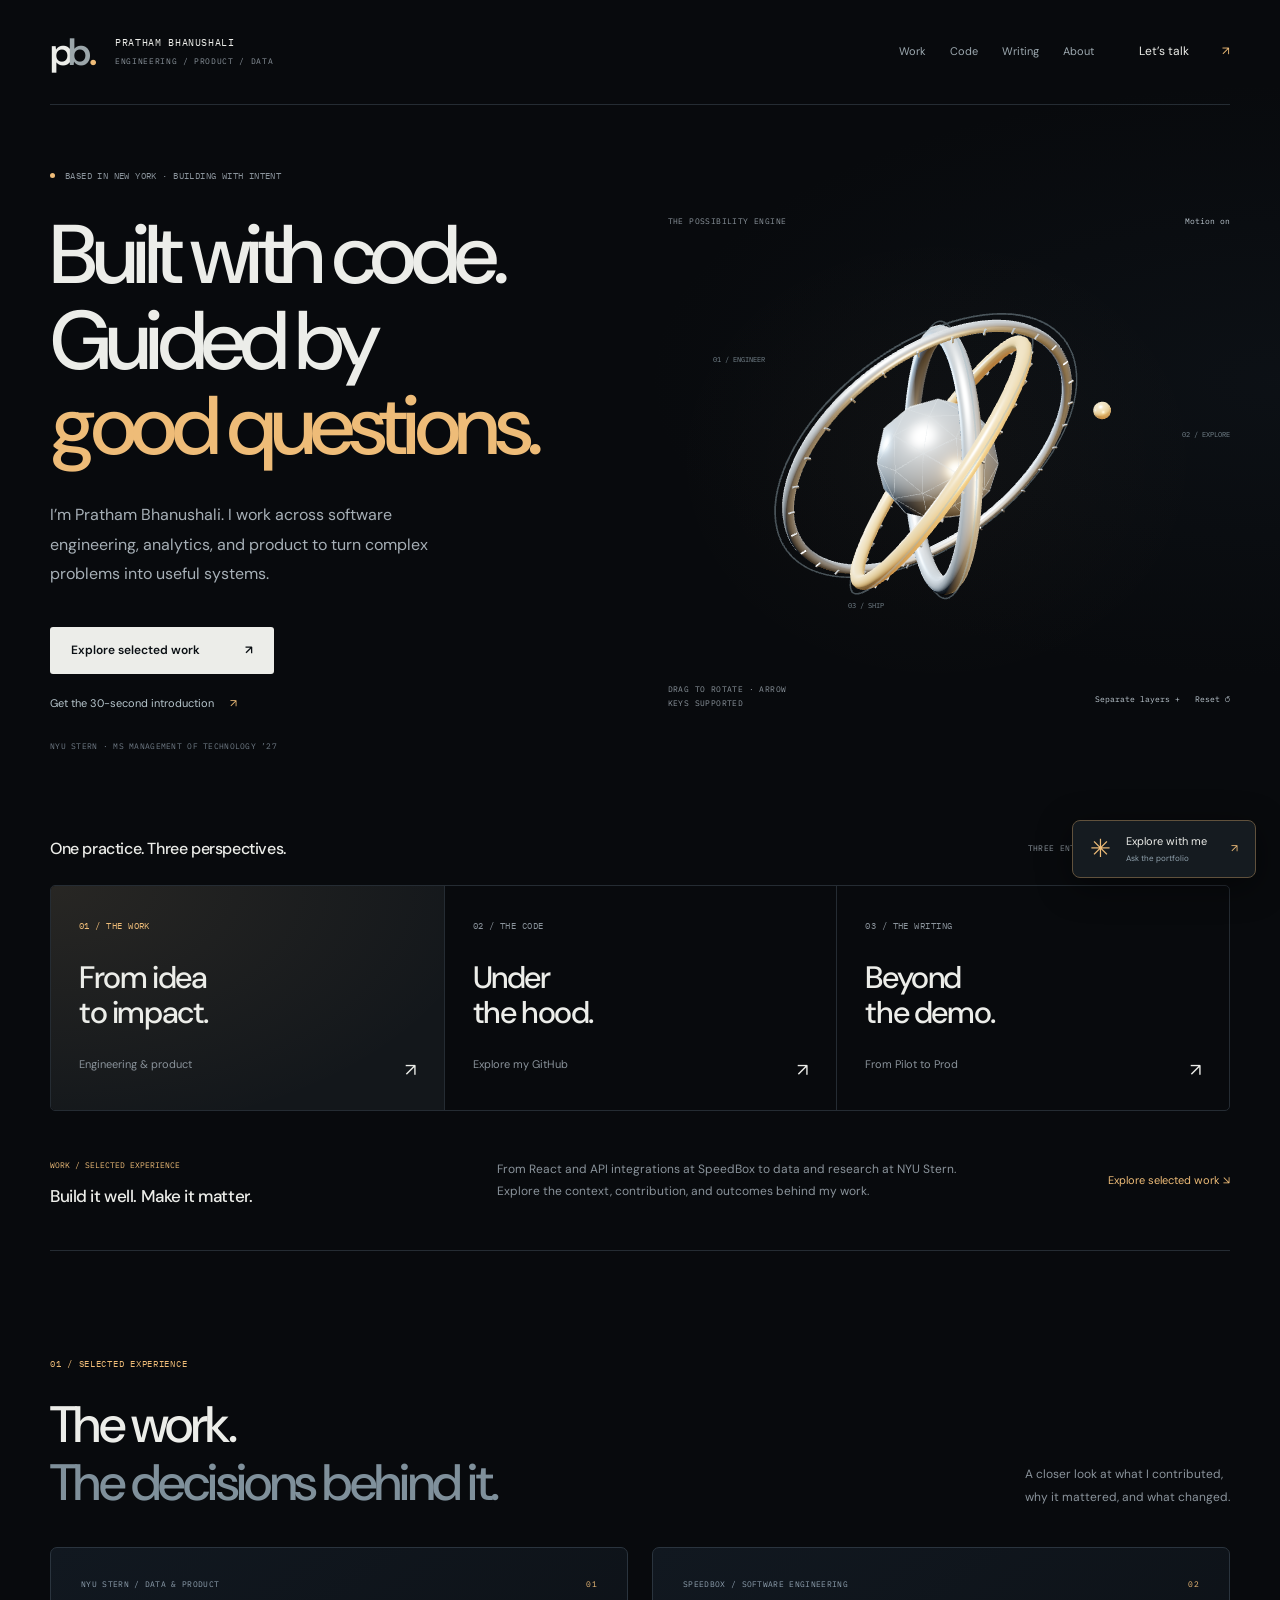
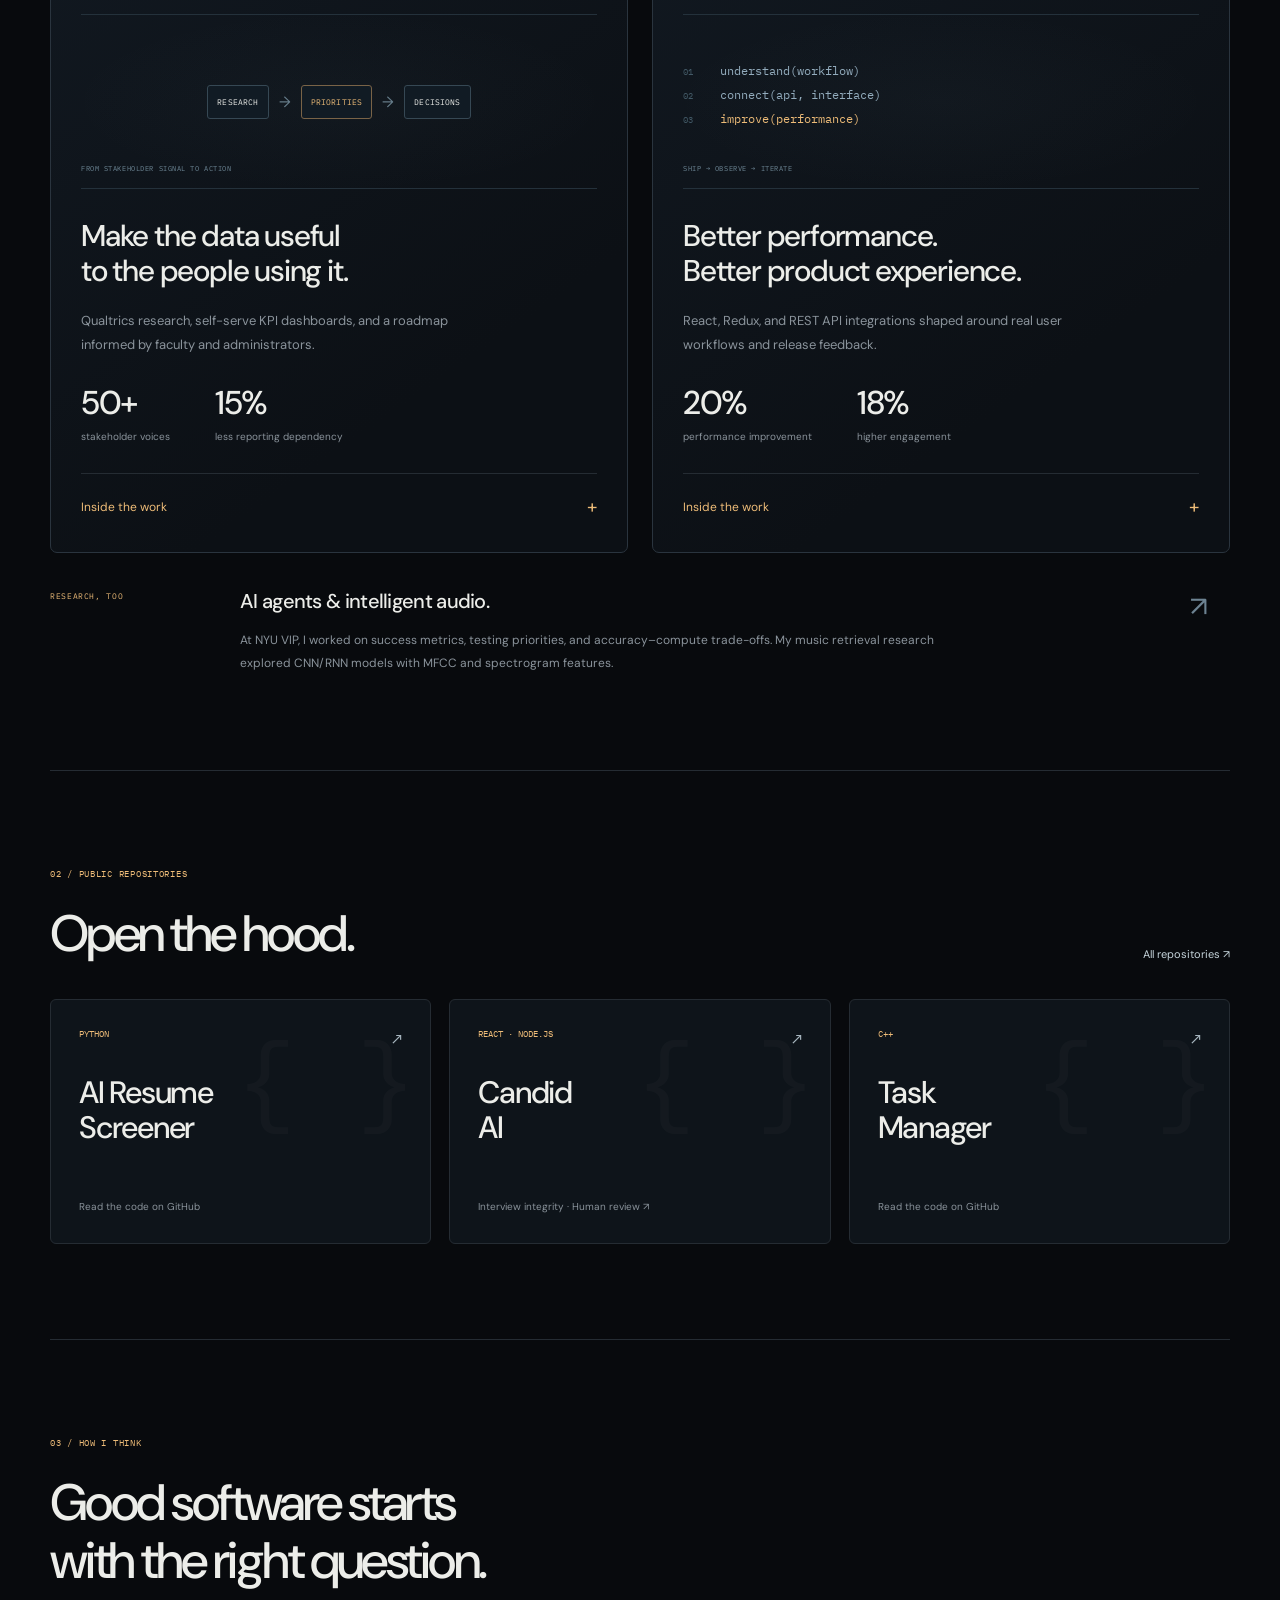
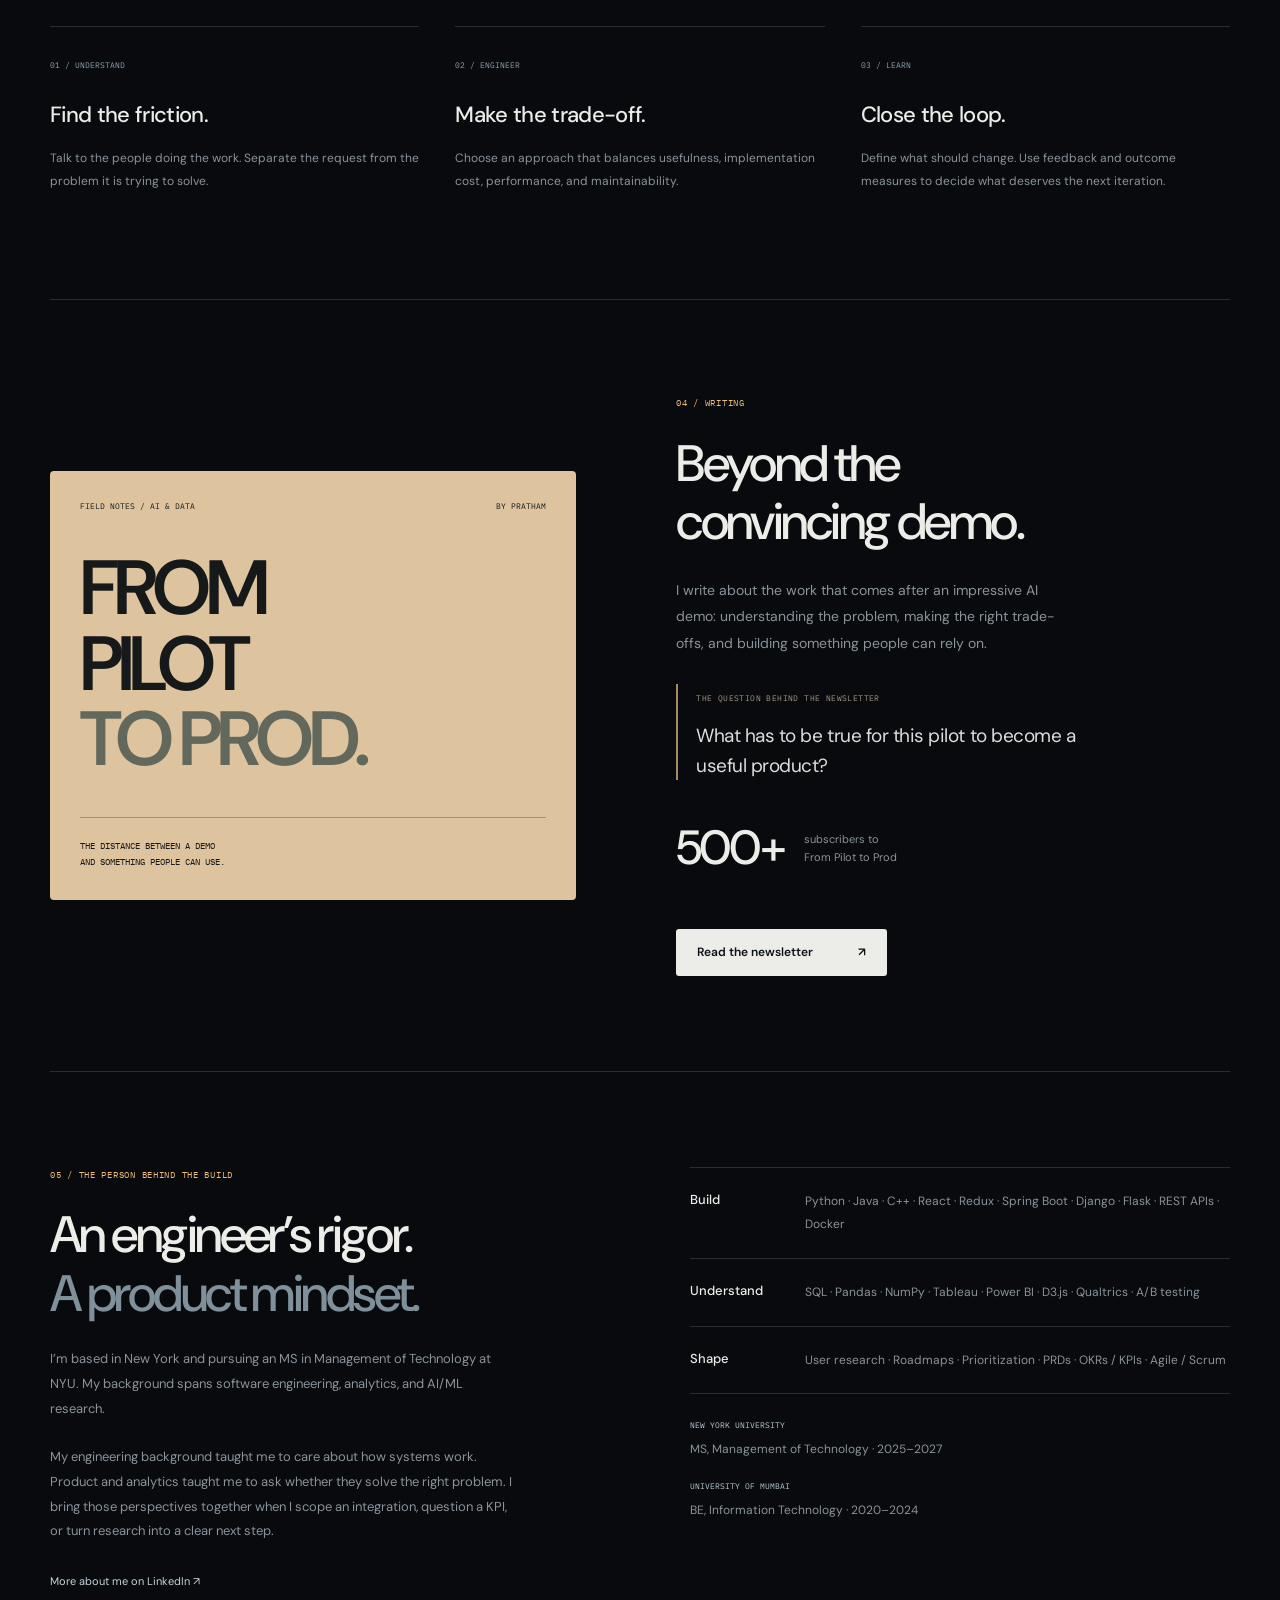
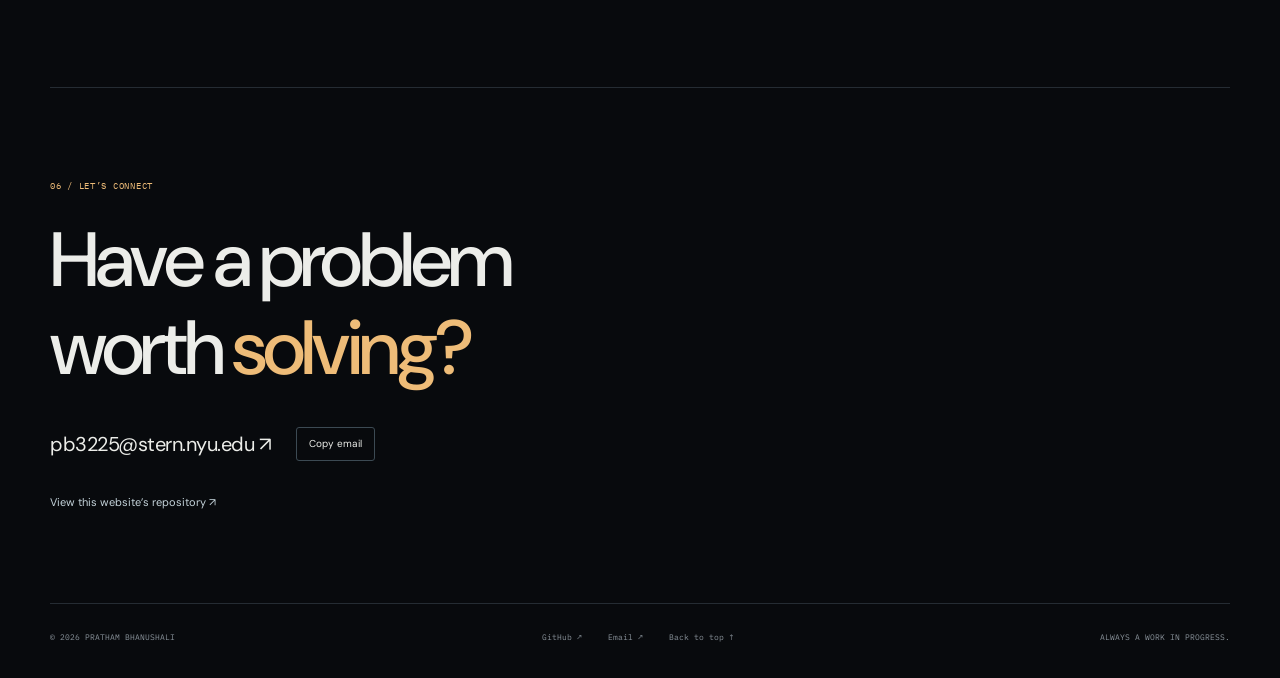
<file: index.html>
<!doctype html>
<html lang="en"><head><meta charset="utf-8"><meta name="viewport" content="width=device-width,initial-scale=1"><meta name="theme-color" content="#080a0d"><meta name="description" content="Pratham Bhanushali. Engineering, product thinking, and intelligent systems. Explore the work, the code, and From Pilot to Prod."><title>Pratham Portfolio — Pratham Bhanushali</title><link rel="preconnect" href="https://fonts.googleapis.com"><link rel="preconnect" href="https://fonts.gstatic.com" crossorigin><link rel="stylesheet" href="style.css"><script type="module" src="app.js"></script><script defer src="chat.js"></script></head><body><a class="skip" href="#main">Skip to content</a><header><a class="wordmark" href="#main" aria-label="Pratham home">p<span>b</span><i>.</i></a><span class="identity">PRATHAM BHANUSHALI<br><small>ENGINEERING / PRODUCT / DATA</small></span><nav aria-label="Main navigation"><a href="#work">Work</a><a href="#code">Code</a><a href="#writing">Writing</a><a href="#about">About</a></nav><a class="header-contact" href="mailto:pb3225@stern.nyu.edu">Let’s talk <span>↗</span></a></header><main id="main"><section class="hero" aria-labelledby="title"><div class="intro"><div class="eyebrow"><span class="status-dot"></span> BASED IN NEW YORK · BUILDING WITH INTENT</div><h1 id="title">Built with code.<br>Guided by<br><em>good questions.</em></h1><p class="lead">I’m Pratham Bhanushali. I work across software engineering, analytics, and product to turn complex problems into useful systems.</p><a class="primary" href="#work">Explore selected work <span>↗</span></a><button class="guide-inline" data-open-guide="Give me a quick overview">Get the 30-second introduction <span>↗</span></button><span class="hero-note">NYU STERN · MS MANAGEMENT OF TECHNOLOGY ’27</span></div><div class="scene"><div class="scene-top"><span>THE POSSIBILITY ENGINE</span><button id="motion" aria-pressed="true">Motion on</button></div><div class="fallback" aria-hidden="true"><div></div><div></div><div></div><span>pb.</span></div><canvas id="engine" tabindex="0" aria-label="Interactive orbital sculpture. Drag or use the arrow keys to rotate."></canvas><span class="coordinate c-one" aria-hidden="true">01 / ENGINEER</span><span class="coordinate c-two" aria-hidden="true">02 / EXPLORE</span><span class="coordinate c-three" aria-hidden="true">03 / SHIP</span><div class="scene-bottom"><span id="scene-note">A STUDY IN CONNECTED THINKING</span><div><button id="expand" aria-pressed="false">Separate layers +</button><button id="reset" aria-label="Reset sculpture rotation">Reset ↺</button></div></div></div></section><section class="destinations" aria-labelledby="destination-title"><div class="section-label"><h2 id="destination-title">One practice. Three perspectives.</h2><span>THREE ENTRIES. ONE CONNECTED PRACTICE.</span></div><div class="route-grid"><button class="route active" data-route="work" aria-pressed="true"><span class="route-index">01 / THE WORK</span><strong>From idea<br>to impact.</strong><span class="route-bottom">Engineering & product <i>↗</i></span></button><button class="route" data-route="code" aria-pressed="false"><span class="route-index">02 / THE CODE</span><strong>Under<br>the hood.</strong><span class="route-bottom">Explore my GitHub <i>↗</i></span></button><button class="route" data-route="writing" aria-pressed="false"><span class="route-index">03 / THE WRITING</span><strong>Beyond<br>the demo.</strong><span class="route-bottom">From Pilot to Prod <i>↗</i></span></button></div><div class="detail" aria-live="polite" aria-atomic="true"><div class="detail-heading"><span id="detail-label">WORK / SELECTED EXPERIENCE</span><h3 id="detail-title">Build it well. Make it matter.</h3></div><p id="detail-copy">From React and API integrations at SpeedBox to data and research at NYU Stern. Explore the context, contribution, and outcomes behind my work.</p><a id="detail-link" href="#work">Explore selected work ↘</a></div></section><section id="work" class="content-section" aria-labelledby="work-title">
<div class="section-heading"><div><span class="kicker">01 / SELECTED EXPERIENCE</span><h2 id="work-title">The work.<br><em>The decisions behind it.</em></h2></div><p>A closer look at what I contributed,<br>why it mattered, and what changed.</p></div>
<div class="evidence-grid">
<article class="evidence-card"><div class="evidence-top"><span>NYU STERN / DATA &amp; PRODUCT</span><span>01</span></div><div class="evidence-graphic research-graphic" aria-hidden="true"><span class="input-line">RESEARCH</span><span class="path-arrow">→</span><span class="input-line accent-line">PRIORITIES</span><span class="path-arrow">→</span><span class="input-line">DECISIONS</span><div class="graphic-caption">FROM STAKEHOLDER SIGNAL TO ACTION</div></div><h3>Make the data useful<br>to the people using it.</h3><p>Qualtrics research, self-serve KPI dashboards, and a roadmap informed by faculty and administrators.</p><div class="outcomes"><div><strong>50+</strong><span>stakeholder voices</span></div><div><strong>15%</strong><span>less reporting dependency</span></div></div><details><summary>Inside the work <span>+</span></summary><div class="case-body"><h4>The problem</h4><p>Help stakeholders translate research and institutional reporting into actionable priorities.</p><h4>My contribution</h4><p>Owned the Qualtrics research lifecycle, synthesized feedback, built Tableau and D3.js KPI dashboards, and scoped an automated Python pipeline with leadership buy-in.</p><h4>The decision</h4><p>Connect outputs to institutional OKRs and prioritize improvements using stakeholder evidence. The resulting roadmap drove a 10% budget reallocation.</p></div></details></article>
<article class="evidence-card"><div class="evidence-top"><span>SPEEDBOX / SOFTWARE ENGINEERING</span><span>02</span></div><div class="evidence-graphic engineering-graphic" aria-hidden="true"><div class="code-line"><span>01</span> understand(workflow)</div><div class="code-line"><span>02</span> connect(api, interface)</div><div class="code-line highlight"><span>03</span> improve(performance)</div><div class="graphic-caption">SHIP → OBSERVE → ITERATE</div></div><h3>Better performance.<br>Better product experience.</h3><p>React, Redux, and REST API integrations shaped around real user workflows and release feedback.</p><div class="outcomes"><div><strong>20%</strong><span>performance improvement</span></div><div><strong>18%</strong><span>higher engagement</span></div></div><details><summary>Inside the work <span>+</span></summary><div class="case-body"><h4>The problem</h4><p>Balance API integration, performance bottlenecks, and new features without losing sight of the user journey.</p><h4>My contribution</h4><p>Gathered requirements, scoped integrations, shipped responsive React components, and used modular Redux state management to support maintainability.</p><h4>The decision</h4><p>Prioritize bottlenecks using workflow analysis and engagement data, then iterate using user feedback and cross-platform testing. Data retrieval efficiency also improved by 15%.</p></div></details></article></div>
<div class="research-strip"><span class="kicker">RESEARCH, TOO</span><div><h3>AI agents &amp; intelligent audio.</h3><p>At NYU VIP, I worked on success metrics, testing priorities, and accuracy–compute trade-offs. My music retrieval research explored CNN/RNN models with MFCC and spectrogram features.</p></div><span class="research-mark" aria-hidden="true">↗</span></div>
</section>
<section id="code" class="content-section" aria-labelledby="code-title"><div class="section-heading"><div><span class="kicker">02 / PUBLIC REPOSITORIES</span><h2 id="code-title">Open the hood.</h2></div><a class="quiet-link" href="https://github.com/pratham2888" target="_blank" rel="noopener">All repositories ↗</a></div><div class="repo-grid"><a class="repo-card" href="https://github.com/pratham2888/AI-Resume-Screener" target="_blank" rel="noopener"><span class="repo-language">PYTHON <i>↗</i></span><h3>AI Resume<br>Screener</h3><span class="repo-action">Read the code on GitHub</span></a><a class="repo-card" href="https://github.com/pratham2888/CandidAI" target="_blank" rel="noopener"><span class="repo-language">REACT · NODE.JS <i>↗</i></span><h3>Candid<br>AI</h3><span class="repo-action">Interview integrity · Human review ↗</span></a><a class="repo-card" href="https://github.com/pratham2888/Task-Manage-cpp" target="_blank" rel="noopener"><span class="repo-language">C++ <i>↗</i></span><h3>Task<br>Manager</h3><span class="repo-action">Read the code on GitHub</span></a></div></section>
<section id="approach" class="content-section approach"><div class="section-heading"><div><span class="kicker">03 / HOW I THINK</span><h2>Good software starts<br>with the right question.</h2></div></div><div class="approach-grid"><div><span>01 / UNDERSTAND</span><h3>Find the friction.</h3><p>Talk to the people doing the work. Separate the request from the problem it is trying to solve.</p></div><div><span>02 / ENGINEER</span><h3>Make the trade-off.</h3><p>Choose an approach that balances usefulness, implementation cost, performance, and maintainability.</p></div><div><span>03 / LEARN</span><h3>Close the loop.</h3><p>Define what should change. Use feedback and outcome measures to decide what deserves the next iteration.</p></div></div></section>
<section id="writing" class="content-section writing-section" aria-labelledby="writing-title"><div class="publication"><div class="publication-top"><span>FIELD NOTES / AI &amp; DATA</span><span>BY PRATHAM</span></div><h2>FROM<br>PILOT<br><em>TO PROD.</em></h2><div class="publication-bottom">THE DISTANCE BETWEEN A DEMO<br>AND SOMETHING PEOPLE CAN USE.</div></div><div class="writing-copy"><span class="kicker">04 / WRITING</span><h2 id="writing-title">Beyond the<br>convincing demo.</h2><p>I write about the work that comes after an impressive AI demo: understanding the problem, making the right trade-offs, and building something people can rely on.</p><div class="editorial-note"><span>THE QUESTION BEHIND THE NEWSLETTER</span><p>What has to be true for this pilot to become a useful product?</p></div><div class="readership"><strong>500+</strong><span>subscribers to<br>From Pilot to Prod</span></div><a class="primary" href="https://www.linkedin.com/newsletters/from-pilot-to-prod-7448904844536582144" target="_blank" rel="noopener">Read the newsletter <span>↗</span></a></div></section>
<section id="about" class="content-section about-section"><div><span class="kicker">05 / THE PERSON BEHIND THE BUILD</span><h2>An engineer’s rigor.<br><em>A product mindset.</em></h2><p>I’m based in New York and pursuing an MS in Management of Technology at NYU. My background spans software engineering, analytics, and AI/ML research.</p><p>My engineering background taught me to care about how systems work. Product and analytics taught me to ask whether they solve the right problem. I bring those perspectives together when I scope an integration, question a KPI, or turn research into a clear next step.</p><a class="quiet-link" href="https://www.linkedin.com/in/pratham96328" target="_blank" rel="noopener">More about me on LinkedIn ↗</a></div><div class="toolkit"><div><h3>Build</h3><p>Python · Java · C++ · React · Redux · Spring Boot · Django · Flask · REST APIs · Docker</p></div><div><h3>Understand</h3><p>SQL · Pandas · NumPy · Tableau · Power BI · D3.js · Qualtrics · A/B testing</p></div><div><h3>Shape</h3><p>User research · Roadmaps · Prioritization · PRDs · OKRs / KPIs · Agile / Scrum</p></div><div class="education-note"><span>NEW YORK UNIVERSITY</span><p>MS, Management of Technology · 2025–2027</p><span>UNIVERSITY OF MUMBAI</span><p>BE, Information Technology · 2020–2024</p></div></div></section>
<section id="contact" class="contact-section"><span class="kicker">06 / LET’S CONNECT</span><h2>Have a problem<br>worth <em>solving?</em></h2><div class="contact-row"><a href="mailto:pb3225@stern.nyu.edu">pb3225@stern.nyu.edu ↗</a><button id="copy-email">Copy email</button><span id="copy-status" role="status"></span></div><a class="quiet-link" href="https://github.com/pratham2888/pratham-portfolio" target="_blank" rel="noopener">View this website’s repository ↗</a></section>
</main><footer><span>© <span id="year">2026</span> PRATHAM BHANUSHALI</span><div><a href="https://github.com/pratham2888" target="_blank" rel="noopener">GitHub ↗</a><a href="mailto:pb3225@stern.nyu.edu">Email ↗</a><a href="#main">Back to top ↑</a></div><span>ALWAYS A WORK IN PROGRESS.</span></footer><button id="chat-launch" class="guide-launch" aria-haspopup="dialog" aria-controls="portfolio-chat" aria-expanded="false"><span class="guide-spark" aria-hidden="true">✳</span><span>Explore with me<small>Ask the portfolio</small></span><span aria-hidden="true">↗</span></button>
<dialog id="portfolio-chat" class="portfolio-chat" aria-labelledby="guide-title" aria-describedby="guide-description"><div class="guide-head"><div><span class="kicker">PRATHAM / PORTFOLIO GUIDE</span><h2 id="guide-title">Good questions welcome.</h2></div><button id="chat-close" aria-label="Close portfolio guide">×</button></div><p id="guide-description" class="guide-description">Curated answers from supplied résumé and newsletter information. Not a live AI or LinkedIn feed.</p><div class="guide-utilities"><span>Work · Code · Product · Writing</span><button id="chat-reset">Start over ↺</button></div><div id="chat-log" class="guide-log" role="log" aria-live="polite" aria-relevant="additions" aria-label="Conversation"></div><div id="chat-suggestions" class="guide-suggestions" role="group" aria-label="Suggested follow-up questions"></div><form id="chat-form" class="guide-form"><label for="chat-question" class="sr-only">Ask about Pratham’s work</label><input id="chat-question" placeholder="Ask about his work, or say ‘tell me more’…" maxlength="500" autocomplete="off" required><button type="submit" id="chat-send" aria-label="Send question">↑</button></form><p class="guide-privacy">Conversation stays in this tab. For anything else, <a href="mailto:pb3225@stern.nyu.edu">email Pratham ↗</a></p></dialog></body></html>
</file>
<file: style.css>
@import url('https://fonts.googleapis.com/css2?family=DM+Sans:wght@400;500;600;700&family=IBM+Plex+Mono:wght@400;500&display=swap');
:root{color-scheme:dark;--bg:#080a0d;--text:#ecede9;--muted:#8a939b;--line:#252c33;--accent:#eebc78;--ease:cubic-bezier(.22,1,.36,1)}*{box-sizing:border-box}html{scroll-behavior:smooth}body{margin:0;background:var(--bg);color:var(--text);font:15px/1.6 'DM Sans',sans-serif;-webkit-font-smoothing:antialiased}body:before{content:'';position:absolute;top:80px;right:0;width:50%;height:600px;background:radial-gradient(ellipse at right,#25364625,transparent 70%);pointer-events:none}a{color:inherit;text-decoration:none}button{font:inherit;color:inherit;background:none;border:0;cursor:pointer}a,button{transition:background .25s,color .25s,border-color .25s,transform .4s var(--ease)}:focus-visible{outline:2px solid var(--accent);outline-offset:5px}::selection{background:#eebc78;color:#15120d}header,main,footer{width:min(1280px,calc(100% - 100px));margin:auto}header{height:105px;display:flex;align-items:center;border-bottom:1px solid var(--line);gap:23px}.wordmark{font-size:38px;letter-spacing:-5px;font-weight:600;line-height:1}.wordmark span{color:#9ba6aa}.wordmark i{color:var(--accent);font-style:normal;margin-left:3px}.identity{font:10px/1.8 'IBM Plex Mono',monospace;letter-spacing:.065em}.identity small{font-size:8px;color:var(--muted)}.header-contact{font-size:12px;margin-left:auto}.header-contact span{margin-left:30px;color:var(--accent)}.hero{display:grid;grid-template-columns:1fr 1fr;gap:5px;min-height:640px;align-items:center;padding:55px 0}.intro{position:relative;z-index:1}.eyebrow{font:9px 'IBM Plex Mono',monospace;letter-spacing:.045em;color:var(--muted);display:flex;gap:10px;align-items:center}.status-dot{height:5px;width:5px;border-radius:50%;background:var(--accent)}h1{font-size:clamp(62px,7.8vw,108px);line-height:.99;letter-spacing:-.075em;font-weight:500;margin:31px 0}h1 em{font-style:normal;color:var(--accent)}.lead{color:#a6afb6;font-size:16px;max-width:365px;line-height:1.85}.primary{display:inline-flex;background:var(--text);color:#0b1014;padding:14px 21px;font-size:12px;font-weight:600;gap:45px;margin-top:22px;border-radius:3px}.primary:hover{background:var(--accent);transform:translateY(-2px)}.hero-note{display:block;margin-top:28px;font:8px 'IBM Plex Mono',monospace;color:#6f7a85;letter-spacing:.035em}.scene{position:relative;height:500px;min-width:0}.scene-top,.scene-bottom{position:absolute;z-index:3;left:25px;right:0;display:flex;align-items:center;justify-content:space-between;gap:16px;font:8px 'IBM Plex Mono',monospace;letter-spacing:.05em;color:var(--muted)}.scene-top{top:0}.scene-bottom{bottom:0;align-items:end}.scene-top button,.scene-bottom button{font:inherit;padding:6px 0;color:#bdc8d0}.scene-bottom>div{display:flex;gap:15px;white-space:nowrap}.scene-bottom>span{max-width:130px;line-height:1.7}#engine{position:absolute;inset:0;width:100%;height:100%;cursor:grab;touch-action:pan-y;opacity:0;transition:opacity 1s}.ready #engine{opacity:1}.coordinate{position:absolute;color:#76848d;font:7px 'IBM Plex Mono',monospace;pointer-events:none}.c-one{top:29%;left:12%}.c-two{right:0;top:44%}.c-three{bottom:20%;left:35%}.fallback{position:absolute;inset:15%;display:grid;place-items:center;perspective:600px;opacity:1;transition:opacity .4s}.ready .fallback{opacity:0}.fallback div{position:absolute;width:85%;height:85%;border:1px solid #96b5bd;border-radius:50%;transform:rotateX(65deg) rotateZ(30deg);box-shadow:0 0 35px #577a8820}.fallback div:nth-child(2){transform:rotateY(60deg) rotateZ(-30deg);border-color:#d5ae7b}.fallback div:nth-child(3){transform:rotateX(-45deg) rotateY(40deg)}.fallback span{font-size:48px;color:#c7d2d7;letter-spacing:-5px}.destinations{padding:20px 0 75px}.section-label{display:flex;align-items:center;justify-content:space-between;padding-bottom:24px}.section-label h2{font-size:16px;font-weight:500;letter-spacing:-.025em;margin:0}.section-label>span{font:8px 'IBM Plex Mono',monospace;color:var(--muted);letter-spacing:.04em}.route-grid{display:grid;grid-template-columns:repeat(3,1fr);border:1px solid var(--line);border-radius:5px;overflow:hidden}.route{padding:26px 28px;text-align:left;position:relative;isolation:isolate}.route+.route{border-left:1px solid var(--line)}.route:before{content:'';position:absolute;inset:0;background:radial-gradient(ellipse at top left,#eebc7818,transparent 80%);opacity:0;z-index:-1;transition:opacity .4s}.route.active:before,.route:hover:before{opacity:1}.route.active{background:#13171b}.route-index{font:9px 'IBM Plex Mono',monospace;color:var(--muted);letter-spacing:.05em}.route.active .route-index{color:var(--accent)}.route strong{display:block;font-size:31px;line-height:1.12;font-weight:500;letter-spacing:-.045em;margin:25px 0}.route-bottom{display:flex;justify-content:space-between;font-size:11px;color:var(--muted)}.route-bottom i{font-style:normal;font-size:18px;color:var(--text);transition:transform .3s}.route:hover .route-bottom i{transform:translate(3px,-3px)}.detail{display:grid;grid-template-columns:1fr 1.4fr auto;gap:40px;align-items:center;min-height:140px;padding:26px 0;border-bottom:1px solid var(--line)}.detail-heading>span{font:8px 'IBM Plex Mono',monospace;color:var(--accent)}.detail h3{font-size:17px;letter-spacing:-.025em;font-weight:500;margin:8px 0 0}.detail p{font-size:12px;line-height:1.8;color:var(--muted);margin:0;max-width:490px}.detail>a{font-size:11px;white-space:nowrap;color:var(--accent)}.signal{display:grid;grid-template-columns:1fr 2fr 1.6fr;gap:40px;align-items:start;padding:15px 0 90px}.signal>span{font:8px 'IBM Plex Mono',monospace;color:var(--muted);padding-top:9px}.signal p{font-size:26px;line-height:1.35;letter-spacing:-.04em;margin:0}.signal em{font-style:normal;color:var(--muted)}.signal>div{font-size:12px;color:var(--muted);line-height:1.85}.signal a{display:block;margin-top:18px;color:var(--text);font-size:11px}footer{display:flex;justify-content:space-between;align-items:center;gap:30px;border-top:1px solid var(--line);padding:28px 0 36px;font:8px 'IBM Plex Mono',monospace;color:var(--muted)}footer>div{display:flex;gap:26px}footer a:hover{color:var(--accent)}.skip{position:fixed;top:-80px;left:20px;z-index:100;background:var(--text);color:var(--bg);padding:10px}.skip:focus{top:10px}.detail.changing{animation:detail-in .35s var(--ease)}@keyframes detail-in{from{opacity:.3;transform:translateY(7px)}to{opacity:1;transform:none}}body[data-motion=off] *,body[data-motion=off] *:before{animation:none!important;transition:none!important}body[data-motion=off]{scroll-behavior:auto}
@media(min-width:1500px){.hero{min-height:720px}.scene{height:560px}}
@media(max-width:1000px){header,main,footer{width:calc(100% - 56px)}h1{font-size:76px}.hero{min-height:590px}.scene{height:410px}.scene-bottom{left:15px;font-size:7px}.scene-bottom>span{display:none}.scene-bottom>div{width:100%;justify-content:center}.route{padding:23px}.detail{gap:25px}.signal{grid-template-columns:1fr 2fr 2fr;gap:25px}.signal p{font-size:23px}}
@media(max-width:700px){header,main,footer{width:calc(100% - 40px)}header{height:83px;gap:16px}.identity{font-size:8px}.identity small{font-size:6px}.header-contact{font-size:10px}.header-contact span{margin-left:7px}.hero{grid-template-columns:1fr;padding:42px 0 35px;gap:32px;min-height:0}.eyebrow{font-size:7px}h1{font-size:clamp(65px,15vw,95px);margin-block:27px}.lead{font-size:14px;max-width:330px}.primary{margin-top:15px}.hero-note{font-size:7px;margin-top:24px}.scene{height:340px;max-width:470px;width:100%;margin:auto}.scene-top{left:0;font-size:7px}.coordinate{font-size:6px}.scene-bottom>div{justify-content:space-between}.scene-bottom{left:0}.destinations{padding-bottom:48px}.section-label{gap:15px}.section-label h2{font-size:15px}.section-label>span{font-size:6px;max-width:105px;text-align:right;line-height:1.8}.route{padding:17px 13px}.route strong{font-size:23px;margin:23px 0}.route-index{font-size:7px}.route-bottom{font-size:8px;gap:7px;align-items:center}.route-bottom i{font-size:14px}.detail{grid-template-columns:1fr;gap:14px;padding:23px 0;min-height:210px}.detail h3{font-size:19px}.detail p{font-size:12px}.detail>a{justify-self:start}.signal{grid-template-columns:1fr;gap:20px;padding-bottom:50px}.signal p{font-size:28px}.signal>div{max-width:380px}footer{flex-wrap:wrap;gap:22px;font-size:7px}footer>span:last-child{display:none}footer>div{gap:20px}}
@media(prefers-reduced-motion:reduce){html{scroll-behavior:auto}*,*:before{animation:none!important;transition:none!important}}
/* Standalone portfolio: evidence, code, and writing live on this page. */
[hidden]{display:none!important}html{scroll-padding-top:24px}html[data-motion=off]{scroll-behavior:auto}header nav{display:flex;gap:24px;margin-left:auto;font-size:11px;color:#9da9b0}.header-contact{margin-left:22px}.hero h1{font-size:clamp(50px,6.5vw,88px);line-height:1.03;letter-spacing:-.065em}.lead{max-width:430px}.hero{padding-top:65px;padding-bottom:65px;min-height:680px}.scene{background:radial-gradient(ellipse,#eebc7807,transparent 65%)}.destinations{padding-bottom:10px}.content-section{padding:95px 0;border-bottom:1px solid var(--line)}.section-heading{display:flex;align-items:end;justify-content:space-between;gap:40px;margin-bottom:35px}.kicker{display:block;font:9px/1.7 'IBM Plex Mono',monospace;color:var(--accent);letter-spacing:.08em;margin-bottom:24px}.section-heading h2,.content-section h2,.contact-section h2{font-size:clamp(34px,4vw,53px);font-weight:500;line-height:1.14;letter-spacing:-.05em;margin:0}.section-heading h2 em,.about-section h2 em{font-style:normal;color:#7f909b}.section-heading>p{font-size:12px;line-height:1.9;color:var(--muted);margin:0 0 4px}.quiet-link{font-size:11px;color:#c5d4db}.quiet-link:hover{color:var(--accent)}.evidence-grid{display:grid;grid-template-columns:1fr 1fr;gap:24px}.evidence-card{background:linear-gradient(145deg,#111820,#0c1015 70%);border:1px solid #2a343e;border-radius:7px;padding:30px;min-width:0}.evidence-top{display:flex;justify-content:space-between;font:8px/1.7 'IBM Plex Mono',monospace;letter-spacing:.04em;color:#8e9fae}.evidence-top>span:last-child{color:var(--accent)}.evidence-graphic{height:175px;position:relative;display:flex;align-items:center;justify-content:center;gap:10px;margin:22px 0 30px;border-block:1px solid #24313b;background:radial-gradient(ellipse,#89adbd08,transparent 75%)}.input-line{font:8px 'IBM Plex Mono',monospace;letter-spacing:.02em;border:1px solid #364854;padding:11px 9px;border-radius:3px;background:#111b24}.accent-line{color:var(--accent);border-color:#796347}.path-arrow{font-size:15px;color:#687f8d}.graphic-caption{position:absolute;bottom:15px;left:0;font:7px 'IBM Plex Mono',monospace;color:#6e8796;letter-spacing:.08em}.engineering-graphic{align-items:start;justify-content:center;flex-direction:column;gap:9px;padding-bottom:15px}.code-line{font:12px 'IBM Plex Mono',monospace;color:#93acbd}.code-line>span{font-size:9px;color:#425966;padding-right:20px}.highlight{color:var(--accent)}.evidence-card h3{font-size:30px;letter-spacing:-.04em;line-height:1.16;font-weight:500;margin:0}.evidence-card>p{font-size:13px;line-height:1.85;color:var(--muted);max-width:420px;margin:20px 0 0}.outcomes{display:flex;gap:45px;padding-block:28px}.outcomes strong{display:block;font-size:33px;line-height:1.1;font-weight:500;letter-spacing:-.04em}.outcomes span{display:block;font-size:10px;color:var(--muted);margin-top:8px}.evidence-card details{border-top:1px solid var(--line)}.evidence-card summary{display:flex;justify-content:space-between;align-items:center;list-style:none;padding:18px 0 0;font-size:12px;color:var(--accent);cursor:pointer}.evidence-card summary::-webkit-details-marker{display:none}.evidence-card summary>span{font-size:19px;transition:transform .25s}.evidence-card details[open] summary>span{transform:rotate(45deg)}.case-body{padding-top:12px}.case-body h4{font-size:11px;font-weight:500;margin:20px 0 8px;color:#cdd8de}.case-body p{font-size:12px;line-height:1.8;color:var(--muted);margin:0}.research-strip{display:grid;grid-template-columns:160px 1fr 40px;gap:30px;align-items:start;padding:32px 0 0}.research-strip .kicker{font-size:8px;margin:5px 0}.research-strip h3{font-size:20px;letter-spacing:-.035em;font-weight:500;margin:0}.research-strip p{font-size:12px;color:var(--muted);max-width:700px;line-height:1.9;margin-bottom:0}.research-mark{font-size:28px;color:#6d8392}.repo-grid{display:grid;grid-template-columns:repeat(3,1fr);gap:18px}.repo-card{border:1px solid var(--line);border-radius:6px;padding:28px;background:#0e141a;display:flex;flex-direction:column;min-height:245px;position:relative;overflow:hidden}.repo-card:before{content:'{ }';position:absolute;right:14px;top:30px;font:100px monospace;opacity:.025}.repo-card:hover{border-color:#8a7356;transform:translateY(-4px);background:#141b22}.repo-language{font:9px 'IBM Plex Mono',monospace;color:var(--accent);display:flex;justify-content:space-between}.repo-language i{font-style:normal;font-size:17px;color:#a9b8c1}.repo-card h3{font-size:31px;line-height:1.15;letter-spacing:-.04em;font-weight:500;margin:25px 0}.repo-action{font-size:10px;color:var(--muted);margin-top:auto}.approach-grid{display:grid;grid-template-columns:repeat(3,1fr);gap:36px}.approach-grid>div{padding-top:24px;border-top:1px solid var(--line)}.approach-grid span{font:8px 'IBM Plex Mono',monospace;color:#8da3b1}.approach-grid h3{font-size:22px;letter-spacing:-.03em;font-weight:500;margin:22px 0 15px}.approach-grid p{font-size:12px;line-height:1.9;color:var(--muted)}.writing-section{display:grid;grid-template-columns:.95fr 1fr;gap:100px;align-items:center}.publication{padding:30px;background:#dec39f;color:#151919;min-height:420px;display:flex;flex-direction:column;border-radius:4px}.publication-top{font:8px 'IBM Plex Mono',monospace;display:flex;justify-content:space-between}.publication h2{font-size:clamp(50px,6vw,80px);font-weight:600;line-height:.98;letter-spacing:-.065em;margin:40px 0}.publication h2 em{font-style:normal;color:#62685b}.publication-bottom{font:9px/1.8 'IBM Plex Mono',monospace;border-top:1px solid #a1967d;padding-top:20px;margin-top:auto}.writing-copy>p{font-size:14px;color:var(--muted);line-height:1.9;max-width:400px;margin-top:25px}.readership{display:flex;gap:20px;align-items:center;margin:30px 0 20px}.readership strong{font-size:48px;letter-spacing:-.06em;font-weight:500}.readership span{font-size:11px;color:var(--muted);line-height:1.6}.about-section{display:grid;grid-template-columns:1fr 1fr;gap:100px}.about-section>div>p{color:var(--muted);font-size:13px;line-height:1.9;max-width:470px;margin:24px 0}.toolkit>div{display:grid;grid-template-columns:90px 1fr;gap:25px;padding:22px 0;border-top:1px solid var(--line)}.toolkit h3{font-size:13px;font-weight:500;margin:0}.toolkit p{font-size:12px;line-height:1.9;color:var(--muted);margin:0}.toolkit .education-note{display:block;padding-top:26px}.education-note>span{display:block;font:8px 'IBM Plex Mono',monospace;color:#bbccd6}.education-note>p{margin:8px 0 20px}.contact-section{padding:90px 0}.contact-section h2{font-size:clamp(40px,6vw,80px)}.contact-section h2 em{font-style:normal;color:var(--accent)}.contact-row{display:flex;align-items:center;gap:25px;flex-wrap:wrap;margin:35px 0 28px}.contact-row>a{font-size:20px;letter-spacing:-.025em}.contact-row>button{font-size:10px;border:1px solid #3c4a53;padding:8px 12px;border-radius:3px}.contact-row>span{font-size:10px;color:var(--accent)}.content-section.revealed>.section-heading{animation:detail-in .65s var(--ease)}header nav a:hover{color:var(--accent)}
@media(max-width:1000px){header nav{gap:16px}.identity{display:none}.hero h1{font-size:64px}.evidence-card{padding:24px}.evidence-card h3{font-size:27px}.writing-section,.about-section{gap:50px}.research-strip{grid-template-columns:125px 1fr 30px}.repo-card{padding:22px}.repo-card h3{font-size:28px}}
@media(max-width:700px){header nav{gap:16px;font-size:10px}header nav a:last-child{display:none}.header-contact{margin-left:0;font-size:9px}.hero{padding:40px 0}.hero h1{font-size:clamp(49px,10.4vw,70px);line-height:1.05;letter-spacing:-.06em}.hero .lead{max-width:370px}.content-section{padding:65px 0}.section-heading{display:block;margin-bottom:28px}.section-heading h2,.content-section h2{font-size:34px}.section-heading>p{margin-top:22px;font-size:11px}.section-heading>.quiet-link{display:block;margin-top:20px}.kicker{font-size:8px;margin-bottom:20px}.evidence-grid{grid-template-columns:1fr;gap:20px}.evidence-card{padding:23px}.evidence-graphic{height:145px}.evidence-card h3{font-size:28px}.evidence-card>p{font-size:12px}.outcomes{gap:40px}.research-strip{grid-template-columns:1fr;gap:14px;padding-top:30px}.research-mark{display:none}.repo-grid{grid-template-columns:1fr}.repo-card{min-height:190px;padding:24px}.repo-card h3{font-size:28px}.repo-card h3 br{display:none}.repo-card h3{margin:18px 0}.approach-grid{grid-template-columns:1fr;gap:25px}.approach-grid h3{margin:16px 0 10px}.writing-section,.about-section{grid-template-columns:1fr;gap:35px}.publication{min-height:370px;max-width:430px}.publication h2{font-size:66px}.writing-copy>p{font-size:13px}.toolkit>div{grid-template-columns:80px 1fr;gap:20px}.contact-section{padding:65px 0}.contact-row>a{font-size:16px}.contact-row{gap:18px}.contact-section h2{font-size:47px}.contact-row>span{width:100%}}
/* A conversation that helps visitors find the relevant work. */
.sr-only{position:absolute;width:1px;height:1px;padding:0;margin:-1px;overflow:hidden;clip:rect(0,0,0,0);white-space:nowrap;border:0}.guide-inline{display:block;padding:0;margin-top:21px;color:#b8c7ce;font-size:11px}.guide-inline span{margin-left:13px;color:var(--accent)}.editorial-note{border-left:2px solid #a88a62;padding:0 0 0 18px;margin:28px 0}.editorial-note>span{font:8px 'IBM Plex Mono',monospace;color:#a59782;letter-spacing:.05em}.editorial-note>p{font-size:19px;line-height:1.55;letter-spacing:-.025em;color:#d9dfdb;margin:13px 0 0;max-width:380px}.guide-launch{position:fixed;right:24px;bottom:22px;z-index:30;display:flex;align-items:center;gap:15px;border:1px solid #60513c;border-radius:8px;background:#151b20;padding:12px 17px;box-shadow:0 8px 35px #0007;text-align:left;font-size:11px}.guide-launch:hover{background:#202a30;border-color:var(--accent);transform:translateY(-3px)}.guide-launch small{display:block;font-size:8px;color:#91a2ae;margin-top:2px}.guide-spark{font-size:25px;color:var(--accent);line-height:1}.guide-launch>span:last-child{color:var(--accent);margin-left:9px}.portfolio-chat{position:fixed;inset:auto 24px 24px auto;margin:0;width:460px;max-width:calc(100vw - 32px);height:min(730px,calc(100dvh - 48px));max-height:calc(100dvh - 48px);padding:24px;display:none;flex-direction:column;gap:0;color:var(--text);background:#10171d;border:1px solid #3c4b55;border-radius:12px;box-shadow:0 20px 100px #0009;overflow:hidden}.portfolio-chat[open]{display:flex;animation:guide-enter .26s var(--ease)}.portfolio-chat::backdrop{background:#02070ab8;backdrop-filter:blur(7px)}.guide-head{display:flex;justify-content:space-between;align-items:start;gap:20px;flex-shrink:0}.guide-head .kicker{font-size:8px;margin:0 0 11px}.guide-head h2{font-size:25px;line-height:1.15;letter-spacing:-.045em;font-weight:500;margin:0}.guide-head>button{font-size:24px;color:#a9b6bf;padding:0 3px;line-height:1}.guide-description{color:#8c9ca8;font-size:10px;line-height:1.6;margin:14px 0 15px;flex-shrink:0}.guide-utilities{display:flex;justify-content:space-between;align-items:center;gap:10px;padding:11px 0;border-block:1px solid #293640;font:8px 'IBM Plex Mono',monospace;color:#8ba0ad;flex-shrink:0}.guide-utilities>button{font:inherit;color:#d1b68e;padding:3px}.guide-log{flex:1;min-height:110px;overflow-y:auto;overscroll-behavior:contain;display:flex;flex-direction:column;gap:14px;padding:19px 2px;scrollbar-width:thin;scrollbar-color:#3d505e transparent}.guide-message{padding:14px 15px;border:1px solid #2b3a45;border-radius:7px;max-width:97%;flex-shrink:0;animation:guide-enter .25s var(--ease)}.guide-message.assistant{background:#172129;align-self:start}.guide-message.visitor{background:#2a302d;border-color:#414b42;align-self:end;max-width:89%}.guide-message>strong{display:block;font-size:12px;color:#e1c69e;font-weight:500;margin-bottom:9px}.guide-message p{font-size:12px;line-height:1.8;color:#bcc9d1;white-space:pre-line;overflow-wrap:anywhere;margin:0}.guide-message.visitor p{color:#ecece2}.guide-source{display:block;font:8px/1.7 'IBM Plex Mono',monospace;color:#7f97a7;margin-top:12px}.guide-actions{display:flex;gap:8px;flex-wrap:wrap;margin-top:14px}.guide-actions a{display:block;border:1px solid #4a5b66;border-radius:4px;padding:7px 9px;color:#e3d2b8;font-size:10px}.guide-actions a:hover{border-color:var(--accent);background:#28313a}.guide-suggestions{display:flex;gap:7px;flex-wrap:wrap;padding:14px 0 16px;border-top:1px solid #263641;flex-shrink:0}.guide-suggestions button{font-size:10px;line-height:1.5;text-align:left;padding:7px 10px;border:1px solid #3b4b57;background:#16212a;color:#b5c7d4;border-radius:4px}.guide-suggestions button:hover{color:#f0ddbf;border-color:#917d5f}.guide-form{display:flex;border:1px solid #526575;border-radius:5px;flex-shrink:0;background:#0d141a}.guide-form:focus-within{border-color:#d6b780}.guide-form input{font:12px 'DM Sans',sans-serif;background:none;border:0;color:var(--text);padding:14px 12px;width:100%;min-width:0;outline:none}.guide-form input::placeholder{font-size:11px;color:#7e91a0}.guide-form>button{background:#d7bd96;color:#121a1f;border-radius:3px;min-width:34px;margin:6px;font-size:21px;line-height:1}.guide-form>button:disabled{opacity:.35;cursor:wait}.guide-privacy{font-size:8px;color:#7b909e;margin:12px 0 0;flex-shrink:0}.guide-privacy a{color:#b7c9d5}.guide-typing{color:#b3a184;font:9px 'IBM Plex Mono',monospace;padding:8px 4px;flex-shrink:0}.guide-privacy a:hover{color:var(--accent)}@keyframes guide-enter{from{opacity:0;transform:translateY(9px)}to{opacity:1;transform:none}}
@media(max-width:700px){.guide-launch{right:16px;bottom:16px;padding:10px 12px;gap:10px}.guide-launch small{font-size:7px}.portfolio-chat{inset:auto 8px 8px 8px;width:calc(100% - 16px);max-width:none;height:min(710px,calc(100dvh - 16px));max-height:calc(100dvh - 16px);padding:20px 17px}.guide-head h2{font-size:24px}.guide-description{font-size:9px}.guide-form input{font-size:16px;padding:12px}.guide-suggestions button{font-size:9px}.guide-log{padding-block:15px}.guide-message p{font-size:12px}.guide-utilities{font-size:7px}footer{padding-bottom:95px}}
</file>
